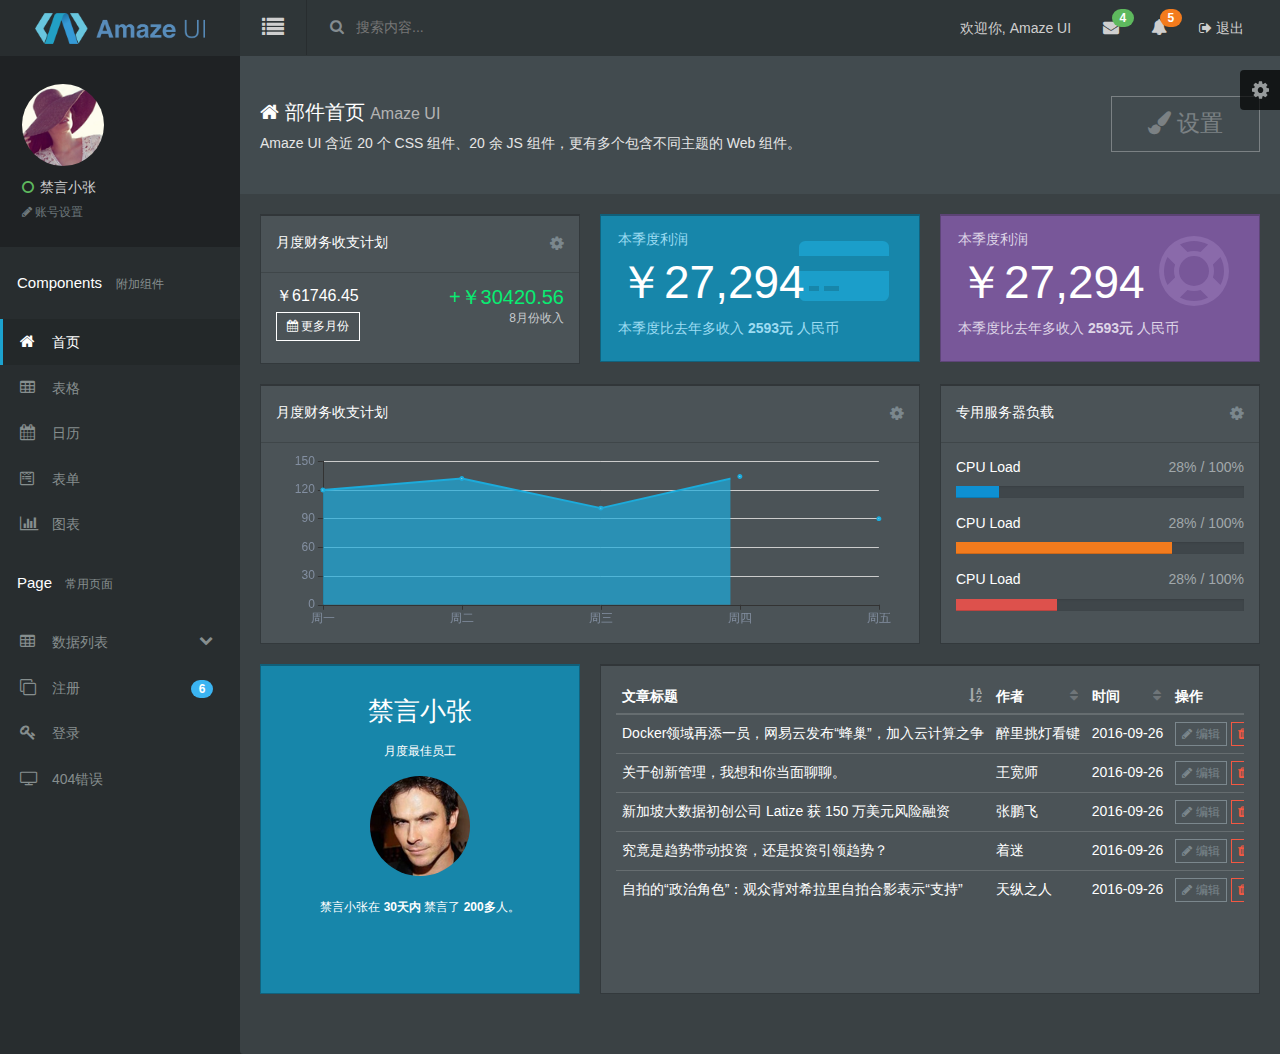
<file: template/index.html>
<!DOCTYPE html>
<html lang="en">

<head>
    <meta charset="utf-8">
    <meta http-equiv="X-UA-Compatible" content="IE=edge">
    <title>Amaze UI Admin index Examples</title>
    <meta name="description" content="这是一个 index 页面">
    <meta name="keywords" content="index">
    <meta name="viewport" content="width=device-width, initial-scale=1">
    <meta name="renderer" content="webkit">
    <meta http-equiv="Cache-Control" content="no-siteapp" />
    <link rel="icon" type="image/png" href="assets/i/favicon.png">
    <link rel="apple-touch-icon-precomposed" href="assets/i/app-icon72x72@2x.png">
    <meta name="apple-mobile-web-app-title" content="Amaze UI" />
    <script src="assets/js/echarts.min.js"></script>
    <link rel="stylesheet" href="assets/css/amazeui.min.css" />
    <link rel="stylesheet" href="assets/css/amazeui.datatables.min.css" />
    <link rel="stylesheet" href="assets/css/app.css">
    <script src="assets/js/jquery.min.js"></script>

</head>

<body data-type="index">
    <script src="assets/js/theme.js"></script>
    <div class="am-g tpl-g">
        <!-- 头部 -->
        <header>
            <!-- logo -->
            <div class="am-fl tpl-header-logo">
                <a href="javascript:;"><img src="assets/img/logo.png" alt=""></a>
            </div>
            <!-- 右侧内容 -->
            <div class="tpl-header-fluid">
                <!-- 侧边切换 -->
                <div class="am-fl tpl-header-switch-button am-icon-list">
                    <span>

                </span>
                </div>
                <!-- 搜索 -->
                <div class="am-fl tpl-header-search">
                    <form class="tpl-header-search-form" action="javascript:;">
                        <button class="tpl-header-search-btn am-icon-search"></button>
                        <input class="tpl-header-search-box" type="text" placeholder="搜索内容...">
                    </form>
                </div>
                <!-- 其它功能-->
                <div class="am-fr tpl-header-navbar">
                    <ul>
                        <!-- 欢迎语 -->
                        <li class="am-text-sm tpl-header-navbar-welcome">
                            <a href="javascript:;">欢迎你, <span>Amaze UI</span> </a>
                        </li>

                        <!-- 新邮件 -->
                        <li class="am-dropdown tpl-dropdown" data-am-dropdown>
                            <a href="javascript:;" class="am-dropdown-toggle tpl-dropdown-toggle" data-am-dropdown-toggle>
                                <i class="am-icon-envelope"></i>
                                <span class="am-badge am-badge-success am-round item-feed-badge">4</span>
                            </a>
                            <!-- 弹出列表 -->
                            <ul class="am-dropdown-content tpl-dropdown-content">
                                <li class="tpl-dropdown-menu-messages">
                                    <a href="javascript:;" class="tpl-dropdown-menu-messages-item am-cf">
                                        <div class="menu-messages-ico">
                                            <img src="assets/img/user04.png" alt="">
                                        </div>
                                        <div class="menu-messages-time">
                                            3小时前
                                        </div>
                                        <div class="menu-messages-content">
                                            <div class="menu-messages-content-title">
                                                <i class="am-icon-circle-o am-text-success"></i>
                                                <span>夕风色</span>
                                            </div>
                                            <div class="am-text-truncate"> Amaze UI 的诞生，依托于 GitHub 及其他技术社区上一些优秀的资源；Amaze UI 的成长，则离不开用户的支持。 </div>
                                            <div class="menu-messages-content-time">2016-09-21 下午 16:40</div>
                                        </div>
                                    </a>
                                </li>

                                <li class="tpl-dropdown-menu-messages">
                                    <a href="javascript:;" class="tpl-dropdown-menu-messages-item am-cf">
                                        <div class="menu-messages-ico">
                                            <img src="assets/img/user02.png" alt="">
                                        </div>
                                        <div class="menu-messages-time">
                                            5天前
                                        </div>
                                        <div class="menu-messages-content">
                                            <div class="menu-messages-content-title">
                                                <i class="am-icon-circle-o am-text-warning"></i>
                                                <span>禁言小张</span>
                                            </div>
                                            <div class="am-text-truncate"> 为了能最准确的传达所描述的问题， 建议你在反馈时附上演示，方便我们理解。 </div>
                                            <div class="menu-messages-content-time">2016-09-16 上午 09:23</div>
                                        </div>
                                    </a>
                                </li>
                                <li class="tpl-dropdown-menu-messages">
                                    <a href="javascript:;" class="tpl-dropdown-menu-messages-item am-cf">
                                        <i class="am-icon-circle-o"></i> 进入列表…
                                    </a>
                                </li>
                            </ul>
                        </li>

                        <!-- 新提示 -->
                        <li class="am-dropdown" data-am-dropdown>
                            <a href="javascript:;" class="am-dropdown-toggle" data-am-dropdown-toggle>
                                <i class="am-icon-bell"></i>
                                <span class="am-badge am-badge-warning am-round item-feed-badge">5</span>
                            </a>

                            <!-- 弹出列表 -->
                            <ul class="am-dropdown-content tpl-dropdown-content">
                                <li class="tpl-dropdown-menu-notifications">
                                    <a href="javascript:;" class="tpl-dropdown-menu-notifications-item am-cf">
                                        <div class="tpl-dropdown-menu-notifications-title">
                                            <i class="am-icon-line-chart"></i>
                                            <span> 有6笔新的销售订单</span>
                                        </div>
                                        <div class="tpl-dropdown-menu-notifications-time">
                                            12分钟前
                                        </div>
                                    </a>
                                </li>
                                <li class="tpl-dropdown-menu-notifications">
                                    <a href="javascript:;" class="tpl-dropdown-menu-notifications-item am-cf">
                                        <div class="tpl-dropdown-menu-notifications-title">
                                            <i class="am-icon-star"></i>
                                            <span> 有3个来自人事部的消息</span>
                                        </div>
                                        <div class="tpl-dropdown-menu-notifications-time">
                                            30分钟前
                                        </div>
                                    </a>
                                </li>
                                <li class="tpl-dropdown-menu-notifications">
                                    <a href="javascript:;" class="tpl-dropdown-menu-notifications-item am-cf">
                                        <div class="tpl-dropdown-menu-notifications-title">
                                            <i class="am-icon-folder-o"></i>
                                            <span> 上午开会记录存档</span>
                                        </div>
                                        <div class="tpl-dropdown-menu-notifications-time">
                                            1天前
                                        </div>
                                    </a>
                                </li>


                                <li class="tpl-dropdown-menu-notifications">
                                    <a href="javascript:;" class="tpl-dropdown-menu-notifications-item am-cf">
                                        <i class="am-icon-bell"></i> 进入列表…
                                    </a>
                                </li>
                            </ul>
                        </li>

                        <!-- 退出 -->
                        <li class="am-text-sm">
                            <a href="javascript:;">
                                <span class="am-icon-sign-out"></span> 退出
                            </a>
                        </li>
                    </ul>
                </div>
            </div>

        </header>
        <!-- 风格切换 -->
        <div class="tpl-skiner">
            <div class="tpl-skiner-toggle am-icon-cog">
            </div>
            <div class="tpl-skiner-content">
                <div class="tpl-skiner-content-title">
                    选择主题
                </div>
                <div class="tpl-skiner-content-bar">
                    <span class="skiner-color skiner-white" data-color="theme-white"></span>
                    <span class="skiner-color skiner-black" data-color="theme-black"></span>
                </div>
            </div>
        </div>
        <!-- 侧边导航栏 -->
        <div class="left-sidebar">
            <!-- 用户信息 -->
            <div class="tpl-sidebar-user-panel">
                <div class="tpl-user-panel-slide-toggleable">
                    <div class="tpl-user-panel-profile-picture">
                        <img src="assets/img/user04.png" alt="">
                    </div>
                    <span class="user-panel-logged-in-text">
              <i class="am-icon-circle-o am-text-success tpl-user-panel-status-icon"></i>
              禁言小张
          </span>
                    <a href="javascript:;" class="tpl-user-panel-action-link"> <span class="am-icon-pencil"></span> 账号设置</a>
                </div>
            </div>

            <!-- 菜单 -->
            <ul class="sidebar-nav">
                <li class="sidebar-nav-heading">Components <span class="sidebar-nav-heading-info"> 附加组件</span></li>
                <li class="sidebar-nav-link">
                    <a href="index.html" class="active">
                        <i class="am-icon-home sidebar-nav-link-logo"></i> 首页
                    </a>
                </li>
                <li class="sidebar-nav-link">
                    <a href="tables.html">
                        <i class="am-icon-table sidebar-nav-link-logo"></i> 表格
                    </a>
                </li>
                <li class="sidebar-nav-link">
                    <a href="calendar.html">
                        <i class="am-icon-calendar sidebar-nav-link-logo"></i> 日历
                    </a>
                </li>
                <li class="sidebar-nav-link">
                    <a href="form.html">
                        <i class="am-icon-wpforms sidebar-nav-link-logo"></i> 表单

                    </a>
                </li>
                <li class="sidebar-nav-link">
                    <a href="chart.html">
                        <i class="am-icon-bar-chart sidebar-nav-link-logo"></i> 图表

                    </a>
                </li>

                <li class="sidebar-nav-heading">Page<span class="sidebar-nav-heading-info"> 常用页面</span></li>
                <li class="sidebar-nav-link">
                    <a href="javascript:;" class="sidebar-nav-sub-title">
                        <i class="am-icon-table sidebar-nav-link-logo"></i> 数据列表
                        <span class="am-icon-chevron-down am-fr am-margin-right-sm sidebar-nav-sub-ico"></span>
                    </a>
                    <ul class="sidebar-nav sidebar-nav-sub">
                        <li class="sidebar-nav-link">
                            <a href="table-list.html">
                                <span class="am-icon-angle-right sidebar-nav-link-logo"></span> 文字列表
                            </a>
                        </li>

                        <li class="sidebar-nav-link">
                            <a href="table-list-img.html">
                                <span class="am-icon-angle-right sidebar-nav-link-logo"></span> 图文列表
                            </a>
                        </li>
                    </ul>
                </li>
                <li class="sidebar-nav-link">
                    <a href="sign-up.html">
                        <i class="am-icon-clone sidebar-nav-link-logo"></i> 注册
                        <span class="am-badge am-badge-secondary sidebar-nav-link-logo-ico am-round am-fr am-margin-right-sm">6</span>
                    </a>
                </li>
                <li class="sidebar-nav-link">
                    <a href="login.html">
                        <i class="am-icon-key sidebar-nav-link-logo"></i> 登录
                    </a>
                </li>
                <li class="sidebar-nav-link">
                    <a href="404.html">
                        <i class="am-icon-tv sidebar-nav-link-logo"></i> 404错误
                    </a>
                </li>

            </ul>
        </div>


        <!-- 内容区域 -->
        <div class="tpl-content-wrapper">

            <div class="container-fluid am-cf">
                <div class="row">
                    <div class="am-u-sm-12 am-u-md-12 am-u-lg-9">
                        <div class="page-header-heading"><span class="am-icon-home page-header-heading-icon"></span> 部件首页 <small>Amaze UI</small></div>
                        <p class="page-header-description">Amaze UI 含近 20 个 CSS 组件、20 余 JS 组件，更有多个包含不同主题的 Web 组件。</p>
                    </div>
                    <div class="am-u-lg-3 tpl-index-settings-button">
                        <button type="button" class="page-header-button"><span class="am-icon-paint-brush"></span> 设置</button>
                    </div>
                </div>

            </div>

            <div class="row-content am-cf">
                <div class="row  am-cf">
                    <div class="am-u-sm-12 am-u-md-12 am-u-lg-4">
                        <div class="widget am-cf">
                            <div class="widget-head am-cf">
                                <div class="widget-title am-fl">月度财务收支计划</div>
                                <div class="widget-function am-fr">
                                    <a href="javascript:;" class="am-icon-cog"></a>
                                </div>
                            </div>
                            <div class="widget-body am-fr">
                                <div class="am-fl">
                                    <div class="widget-fluctuation-period-text">
                                        ￥61746.45
                                        <button class="widget-fluctuation-tpl-btn">
                        <i class="am-icon-calendar"></i>
                        更多月份
                      </button>
                                    </div>
                                </div>
                                <div class="am-fr am-cf">
                                    <div class="widget-fluctuation-description-amount text-success" am-cf>
                                        +￥30420.56

                                    </div>
                                    <div class="widget-fluctuation-description-text am-text-right">
                                        8月份收入
                                    </div>
                                </div>
                            </div>
                        </div>

                    </div>
                    <div class="am-u-sm-12 am-u-md-6 am-u-lg-4">
                        <div class="widget widget-primary am-cf">
                            <div class="widget-statistic-header">
                                本季度利润
                            </div>
                            <div class="widget-statistic-body">
                                <div class="widget-statistic-value">
                                    ￥27,294
                                </div>
                                <div class="widget-statistic-description">
                                    本季度比去年多收入 <strong>2593元</strong> 人民币
                                </div>
                                <span class="widget-statistic-icon am-icon-credit-card-alt"></span>
                            </div>
                        </div>
                    </div>
                    <div class="am-u-sm-12 am-u-md-6 am-u-lg-4">
                        <div class="widget widget-purple am-cf">
                            <div class="widget-statistic-header">
                                本季度利润
                            </div>
                            <div class="widget-statistic-body">
                                <div class="widget-statistic-value">
                                    ￥27,294
                                </div>
                                <div class="widget-statistic-description">
                                    本季度比去年多收入 <strong>2593元</strong> 人民币
                                </div>
                                <span class="widget-statistic-icon am-icon-support"></span>
                            </div>
                        </div>
                    </div>
                </div>

                <div class="row am-cf">
                    <div class="am-u-sm-12 am-u-md-8">
                        <div class="widget am-cf">
                            <div class="widget-head am-cf">
                                <div class="widget-title am-fl">月度财务收支计划</div>
                                <div class="widget-function am-fr">
                                    <a href="javascript:;" class="am-icon-cog"></a>
                                </div>
                            </div>
                            <div class="widget-body-md widget-body tpl-amendment-echarts am-fr" id="tpl-echarts">

                            </div>
                        </div>
                    </div>

                    <div class="am-u-sm-12 am-u-md-4">
                        <div class="widget am-cf">
                            <div class="widget-head am-cf">
                                <div class="widget-title am-fl">专用服务器负载</div>
                                <div class="widget-function am-fr">
                                    <a href="javascript:;" class="am-icon-cog"></a>
                                </div>
                            </div>
                            <div class="widget-body widget-body-md am-fr">

                                <div class="am-progress-title">CPU Load <span class="am-fr am-progress-title-more">28% / 100%</span></div>
                                <div class="am-progress">
                                    <div class="am-progress-bar" style="width: 15%"></div>
                                </div>
                                <div class="am-progress-title">CPU Load <span class="am-fr am-progress-title-more">28% / 100%</span></div>
                                <div class="am-progress">
                                    <div class="am-progress-bar  am-progress-bar-warning" style="width: 75%"></div>
                                </div>
                                <div class="am-progress-title">CPU Load <span class="am-fr am-progress-title-more">28% / 100%</span></div>
                                <div class="am-progress">
                                    <div class="am-progress-bar am-progress-bar-danger" style="width: 35%"></div>
                                </div>
                            </div>
                        </div>
                    </div>
                </div>


                <div class="row am-cf">
                    <div class="am-u-sm-12 am-u-md-12 am-u-lg-4 widget-margin-bottom-lg ">
                        <div class="tpl-user-card am-text-center widget-body-lg">
                            <div class="tpl-user-card-title">
                                禁言小张
                            </div>
                            <div class="achievement-subheading">
                                月度最佳员工
                            </div>
                            <img class="achievement-image" src="assets/img/user07.png" alt="">
                            <div class="achievement-description">
                                禁言小张在
                                <strong>30天内</strong> 禁言了
                                <strong>200多</strong>人。
                            </div>
                        </div>
                    </div>

                    <div class="am-u-sm-12 am-u-md-12 am-u-lg-8 widget-margin-bottom-lg">

                        <div class="widget am-cf widget-body-lg">

                            <div class="widget-body  am-fr">
                                <div class="am-scrollable-horizontal ">
                                    <table width="100%" class="am-table am-table-compact am-text-nowrap tpl-table-black " id="example-r">
                                        <thead>
                                            <tr>
                                                <th>文章标题</th>
                                                <th>作者</th>
                                                <th>时间</th>
                                                <th>操作</th>
                                            </tr>
                                        </thead>
                                        <tbody>
                                            <tr class="gradeX">
                                                <td>新加坡大数据初创公司 Latize 获 150 万美元风险融资</td>
                                                <td>张鹏飞</td>
                                                <td>2016-09-26</td>
                                                <td>
                                                    <div class="tpl-table-black-operation">
                                                        <a href="javascript:;">
                                                            <i class="am-icon-pencil"></i> 编辑
                                                        </a>
                                                        <a href="javascript:;" class="tpl-table-black-operation-del">
                                                            <i class="am-icon-trash"></i> 删除
                                                        </a>
                                                    </div>
                                                </td>
                                            </tr>
                                            <tr class="even gradeC">
                                                <td>自拍的“政治角色”：观众背对希拉里自拍合影表示“支持”</td>
                                                <td>天纵之人</td>
                                                <td>2016-09-26</td>
                                                <td>
                                                    <div class="tpl-table-black-operation">
                                                        <a href="javascript:;">
                                                            <i class="am-icon-pencil"></i> 编辑
                                                        </a>
                                                        <a href="javascript:;" class="tpl-table-black-operation-del">
                                                            <i class="am-icon-trash"></i> 删除
                                                        </a>
                                                    </div>
                                                </td>
                                            </tr>
                                            <tr class="gradeX">
                                                <td>关于创新管理，我想和你当面聊聊。</td>
                                                <td>王宽师</td>
                                                <td>2016-09-26</td>
                                                <td>
                                                    <div class="tpl-table-black-operation">
                                                        <a href="javascript:;">
                                                            <i class="am-icon-pencil"></i> 编辑
                                                        </a>
                                                        <a href="javascript:;" class="tpl-table-black-operation-del">
                                                            <i class="am-icon-trash"></i> 删除
                                                        </a>
                                                    </div>
                                                </td>
                                            </tr>
                                            <tr class="even gradeC">
                                                <td>究竟是趋势带动投资，还是投资引领趋势？</td>
                                                <td>着迷</td>
                                                <td>2016-09-26</td>
                                                <td>
                                                    <div class="tpl-table-black-operation">
                                                        <a href="javascript:;">
                                                            <i class="am-icon-pencil"></i> 编辑
                                                        </a>
                                                        <a href="javascript:;" class="tpl-table-black-operation-del">
                                                            <i class="am-icon-trash"></i> 删除
                                                        </a>
                                                    </div>
                                                </td>
                                            </tr>
                                            <tr class="even gradeC">
                                                <td>Docker领域再添一员，网易云发布“蜂巢”，加入云计算之争</td>
                                                <td>醉里挑灯看键</td>
                                                <td>2016-09-26</td>
                                                <td>
                                                    <div class="tpl-table-black-operation">
                                                        <a href="javascript:;">
                                                            <i class="am-icon-pencil"></i> 编辑
                                                        </a>
                                                        <a href="javascript:;" class="tpl-table-black-operation-del">
                                                            <i class="am-icon-trash"></i> 删除
                                                        </a>
                                                    </div>
                                                </td>
                                            </tr>


                                            <!-- more data -->
                                        </tbody>
                                    </table>
                                </div>
                            </div>
                        </div>

                    </div>
                </div>
            </div>
        </div>
    </div>
    </div>
    <script src="assets/js/amazeui.min.js"></script>
    <script src="assets/js/amazeui.datatables.min.js"></script>
    <script src="assets/js/dataTables.responsive.min.js"></script>
    <script src="assets/js/app.js"></script>

</body>

</html>
</file>
<file: template/assets/css/app.css>
ul,
li {
  list-style: none;
  padding: 0;
  margin: 0;
}
header {
  z-index: 1200;
  position: relative;
}
.tpl-header-logo {
  width: 240px;
  height: 57px;
  display: table;
  text-align: center;
  position: relative;
  z-index: 1300;
}
.tpl-header-logo a {
  display: table-cell;
  vertical-align: middle;
}
.tpl-header-logo img {
  width: 170px;
}
.tpl-header-fluid {
  margin-left: 240px;
  height: 56px;
  padding-left: 20px;
  padding-right: 20px;
}
.tpl-header-switch-button {
  margin-top: 0px;
  margin-bottom: 0px;
  float: left;
  color: #cfcfcf;
  margin-left: -20px;
  margin-right: 0;
  border: 0;
  border-radius: 0;
  padding: 0px 22px;
  font-size: 22px;
  line-height: 55px;
}
.tpl-header-switch-button:hover {
  outline: none;
}
.tpl-header-search-form {
  height: 54px;
  line-height: 52px;
  margin-left: 10px;
}
.tpl-header-search-box,
.tpl-header-search-btn {
  transition: all 0.4s ease-in-out;
  color: #848c90;
  background: none;
  border: none;
  outline: none;
}
.tpl-header-search-box {
  font-size: 14px;
}
.tpl-header-search-box:hover,
.tpl-header-search-box:active {
  color: #fff;
}
.tpl-header-search-btn {
  font-size: 15px;
}
.tpl-header-search-btn:hover,
.tpl-header-search-btn:active {
  color: #fff;
}
.tpl-header-navbar {
  color: #fff;
}
.tpl-header-navbar li {
  float: left;
}
.tpl-header-navbar a {
  line-height: 56px;
  display: block;
  padding: 0 16px;
  position: relative;
}
.tpl-header-navbar a .item-feed-badge {
  position: absolute;
  top: 9px;
  left: 25px;
}
ul.tpl-dropdown-content {
  padding: 10px;
  margin-top: 0;
  width: 300px;
  background-color: #2f3638;
  border: 1px solid #525e62;
  border-radius: 0;
}
ul.tpl-dropdown-content li {
  float: none;
}
ul.tpl-dropdown-content:before,
ul.tpl-dropdown-content:after {
  display: none;
}
ul.tpl-dropdown-content .tpl-dropdown-menu-notifications-title {
  font-size: 12px;
  float: left;
  color: rgba(255, 255, 255, 0.7);
}
ul.tpl-dropdown-content .tpl-dropdown-menu-notifications-time {
  float: right;
  text-align: right;
  color: rgba(255, 255, 255, 0.7);
  font-size: 11px;
  width: 50px;
  margin-left: 10px;
}
ul.tpl-dropdown-content .tpl-dropdown-menu-notifications:last-child .tpl-dropdown-menu-notifications-item {
  text-align: center;
  border: none;
  font-size: 12px;
}
ul.tpl-dropdown-content .tpl-dropdown-menu-notifications:last-child .tpl-dropdown-menu-notifications-item i {
  margin-left: -6px;
}
ul.tpl-dropdown-content .tpl-dropdown-menu-messages:last-child .tpl-dropdown-menu-messages-item {
  text-align: center;
  border: none;
  font-size: 12px;
}
ul.tpl-dropdown-content .tpl-dropdown-menu-messages:last-child .tpl-dropdown-menu-messages-item i {
  margin-left: -6px;
}
ul.tpl-dropdown-content .tpl-dropdown-menu-notifications-item,
ul.tpl-dropdown-content .tpl-dropdown-menu-messages-item {
  padding: 12px;
  color: #fff;
  line-height: 20px;
  border-bottom: 1px solid rgba(255, 255, 255, 0.15);
}
ul.tpl-dropdown-content .tpl-dropdown-menu-notifications-item:hover,
ul.tpl-dropdown-content .tpl-dropdown-menu-messages-item:hover,
ul.tpl-dropdown-content .tpl-dropdown-menu-notifications-item:focus,
ul.tpl-dropdown-content .tpl-dropdown-menu-messages-item:focus {
  background-color: #465154;
  color: #fff;
}
ul.tpl-dropdown-content .tpl-dropdown-menu-notifications-item .menu-messages-ico,
ul.tpl-dropdown-content .tpl-dropdown-menu-messages-item .menu-messages-ico {
  line-height: initial;
  float: left;
  width: 35px;
  height: 35px;
  border-radius: 50%;
  margin-right: 10px;
  margin-top: 6px;
  overflow: hidden;
}
ul.tpl-dropdown-content .tpl-dropdown-menu-notifications-item .menu-messages-ico img,
ul.tpl-dropdown-content .tpl-dropdown-menu-messages-item .menu-messages-ico img {
  width: 100%;
  height: auto;
  vertical-align: middle;
}
ul.tpl-dropdown-content .tpl-dropdown-menu-notifications-item .menu-messages-time,
ul.tpl-dropdown-content .tpl-dropdown-menu-messages-item .menu-messages-time {
  float: right;
  text-align: right;
  color: rgba(255, 255, 255, 0.7);
  font-size: 11px;
  width: 40px;
  margin-left: 10px;
}
ul.tpl-dropdown-content .tpl-dropdown-menu-notifications-item .menu-messages-content,
ul.tpl-dropdown-content .tpl-dropdown-menu-messages-item .menu-messages-content {
  display: block;
  font-size: 13px;
  margin-left: 45px;
  margin-right: 50px;
}
ul.tpl-dropdown-content .tpl-dropdown-menu-notifications-item .menu-messages-content .menu-messages-content-time,
ul.tpl-dropdown-content .tpl-dropdown-menu-messages-item .menu-messages-content .menu-messages-content-time {
  margin-top: 3px;
  color: rgba(255, 255, 255, 0.7);
  font-size: 11px;
}
.am-dimmer {
  z-index: 1200;
}
.am-modal {
  z-index: 1300;
}
.am-datepicker-dropdown {
  z-index: 1400;
}
.tpl-skiner {
  transition: all 0.4s ease-in-out;
  position: fixed;
  z-index: 10000;
  right: -130px;
  top: 65px;
}
.tpl-skiner.active {
  right: 0px;
}
.tpl-skiner-content {
  background: rgba(0, 0, 0, 0.7);
  width: 130px;
  padding: 15px;
  border-radius: 4px 0 0 4px;
  overflow: hidden;
}
.fc-content .am-icon-close {
  position: absolute;
  right: 0;
  top: 0px;
}
.tpl-skiner-toggle {
  position: absolute;
  top: 5px;
  left: -40px;
  width: 40px;
  color: #969a9b;
  font-size: 20px;
  height: 40px;
  line-height: 40px;
  text-align: center;
  background: rgba(0, 0, 0, 0.7);
  cursor: pointer;
  border-top-left-radius: 4px;
  border-bottom-left-radius: 4px;
}
.tpl-skiner-content-title {
  margin: 0;
  margin-bottom: 4px;
  padding-bottom: 4px;
  font-size: 16px;
  text-transform: uppercase;
  color: #fff;
  border-bottom: 1px solid rgba(255, 255, 255, 0.3);
}
.tpl-skiner-content-bar {
  padding-top: 10px;
}
.tpl-skiner-content-bar .skiner-color {
  transition: all 0.4s ease-in-out;
  float: left;
  width: 25px;
  height: 25px;
  margin-right: 10px;
  cursor: pointer;
}
.tpl-skiner-content-bar .skiner-white {
  background: #fff;
  border: 2px solid #eee;
}
.tpl-skiner-content-bar .skiner-black {
  background: #000;
  border: 2px solid #222;
}
.sub-active {
  color: #fff!important;
}
.left-sidebar {
  transition: all 0.4s ease-in-out;
  width: 240px;
  min-height: 100%;
  padding-top: 57px;
  position: absolute;
  z-index: 1104;
  top: 0;
  left: 0px;
}
.left-sidebar.xs-active {
  left: 0px;
}
.left-sidebar.active {
  left: -240px;
}
.tpl-sidebar-user-panel {
  padding: 22px;
  padding-top: 28px;
}
.tpl-user-panel-profile-picture {
  border-radius: 50%;
  width: 82px;
  height: 82px;
  margin-bottom: 10px;
  overflow: hidden;
}
.tpl-user-panel-profile-picture img {
  width: auto;
  height: 82px;
  vertical-align: middle;
}
.tpl-user-panel-status-icon {
  margin-right: 2px;
}
.user-panel-logged-in-text {
  display: block;
  color: #cfcfcf;
  font-size: 14px;
}
.tpl-user-panel-action-link {
  color: #6d787c;
  font-size: 12px;
}
.tpl-user-panel-action-link:hover {
  color: #a2aaad;
}
.sidebar-nav {
  list-style-type: none;
  padding: 0;
  margin: 0;
}
.sidebar-nav-sub {
  display: none;
}
.sidebar-nav-sub .sidebar-nav-link {
  font-size: 12px;
  padding-left: 30px;
}
.sidebar-nav-sub .sidebar-nav-link a {
  font-size: 12px;
  padding-left: 0;
}
.sidebar-nav-sub .sidebar-nav-link-logo {
  margin-right: 8px;
  width: 20px;
  font-size: 16px;
}
.sidebar-nav-sub-ico-rotate {
  -webkit-transform: rotate(180deg);
  transform: rotate(180deg);
  -webkit-transition: all 300ms;
  transition: all 300ms;
}
.sidebar-nav-link-logo-ico {
  margin-top: 5px;
}
.sidebar-nav-heading {
  padding: 24px 17px;
  font-size: 15px;
  font-weight: 500;
}
.sidebar-nav-heading-info {
  font-size: 12px;
  color: #868E8E;
  padding-left: 10px;
}
.sidebar-nav-link-logo {
  margin-right: 8px;
  width: 20px;
  font-size: 16px;
}
.sidebar-nav-link {
  color: #fff;
}
.sidebar-nav-link a {
  display: block;
  color: #868E8E;
  padding: 10px 17px;
  border-left: #282d2f 3px solid;
  font-size: 14px;
  cursor: pointer;
}
.sidebar-nav-link a.active {
  cursor: pointer;
  border-left: #1CA2CE 3px solid;
  color: #fff;
}
.sidebar-nav-link a:hover {
  color: #fff;
}
.tpl-content-wrapper {
  transition: all 0.4s ease-in-out;
  position: relative;
  margin-left: 240px;
  z-index: 1101;
  min-height: 922px;
  border-bottom-left-radius: 3px;
}
.tpl-content-wrapper.xs-active {
  margin-left: 240px;
}
.tpl-content-wrapper.active {
  margin-left: 0;
}
.page-header {
  background: #424b4f;
  margin-top: 0;
  margin-bottom: 0;
  padding: 40px 0;
  border-bottom: 0;
}
.container-fluid {
  margin-top: 0;
  margin-bottom: 0;
  padding: 40px 0;
  border-bottom: 0;
  padding-left: 20px;
  padding-right: 20px;
}
.row {
  margin-right: -10px;
  margin-left: -10px;
}
.page-header-description {
  margin-top: 4px;
  margin-bottom: 0;
  font-size: 14px;
  color: #e6e6e6;
}
.page-header-heading {
  font-size: 20px;
  font-weight: 400;
}
.page-header-heading .page-header-heading-ico {
  font-size: 28px;
  position: relative;
  top: 3px;
}
.page-header-heading small {
  font-weight: normal;
  line-height: 1;
  color: #B3B3B3;
}
.page-header-button {
  transition: all 0.4s ease-in-out;
  opacity: 0.3;
  float: right;
  outline: none;
  border: 1px solid #fff;
  padding: 16px 36px;
  font-size: 23px;
  line-height: 23px;
  border-radius: 0;
  padding-top: 14px;
  color: #fff;
  background-color: rgba(0, 0, 0, 0);
  font-weight: 500;
}
.page-header-button:hover {
  background-color: #ffffff;
  color: #333;
  opacity: 1;
}
.widget {
  width: 100%;
  min-height: 148px;
  margin-bottom: 20px;
  border-radius: 0;
  position: relative;
}
.widget-head {
  width: 100%;
  padding: 15px;
}
.widget-title {
  font-size: 14px;
}
.widget-fluctuation-period-text {
  display: inline-block;
  font-size: 16px;
  line-height: 20px;
  margin-bottom: 9px;
}
.widget-body {
  padding: 13px 15px;
  width: 100%;
}
.row-content {
  padding: 20px;
}
.widget-fluctuation-description-text {
  margin-top: 4px;
  display: block;
  font-size: 12px;
  line-height: 13px;
}
.widget-fluctuation-description-amount {
  display: block;
  font-size: 20px;
  line-height: 22px;
}
.widget-statistic-header {
  position: relative;
  z-index: 35;
  display: block;
  font-size: 14px;
  text-transform: uppercase;
  margin-bottom: 8px;
}
.widget-body-md {
  height: 200px;
}
.widget-body-lg {
  min-height: 330px;
}
.widget-margin-bottom-lg {
  margin-bottom: 20px;
}
.tpl-table-black-operation a {
  display: inline-block;
  padding: 5px 6px;
  font-size: 12px;
  line-height: 12px;
}
.tpl-switch input[type="checkbox"] {
  position: absolute;
  opacity: 0;
  width: 50px;
  height: 20px;
}
.tpl-switch input[type="checkbox"].ios-switch + div {
  vertical-align: middle;
  width: 40px;
  height: 20px;
  border-radius: 999px;
  background-color: rgba(0, 0, 0, 0.1);
  -webkit-transition-duration: .4s;
  -webkit-transition-property: background-color, box-shadow;
  margin-top: 6px;
}
.tpl-switch input[type="checkbox"].ios-switch:checked + div {
  width: 40px;
  background-position: 0 0;
  background-color: #36c6d3;
}
.tpl-switch input[type="checkbox"].tinyswitch.ios-switch + div {
  width: 34px;
  height: 18px;
}
.tpl-switch input[type="checkbox"].bigswitch.ios-switch + div {
  width: 50px;
  height: 25px;
}
.tpl-switch input[type="checkbox"].green.ios-switch:checked + div {
  background-color: #00e359;
  border: 1px solid #00a23f;
  box-shadow: inset 0 0 0 10px #00e359;
}
.tpl-switch input[type="checkbox"].ios-switch + div > div {
  float: left;
  width: 18px;
  height: 18px;
  border-radius: inherit;
  background: #ffffff;
  -webkit-transition-timing-function: cubic-bezier(0.54, 1.85, 0.5, 1);
  -webkit-transition-duration: 0.4s;
  -webkit-transition-property: transform, background-color, box-shadow;
  -moz-transition-timing-function: cubic-bezier(0.54, 1.85, 0.5, 1);
  -moz-transition-duration: 0.4s;
  -moz-transition-property: transform, background-color;
  pointer-events: none;
  margin-top: 1px;
  margin-left: 1px;
}
.tpl-switch input[type="checkbox"].ios-switch:checked + div > div {
  -webkit-transform: translate3d(20px, 0, 0);
  -moz-transform: translate3d(20px, 0, 0);
  background-color: #ffffff;
}
.tpl-switch input[type="checkbox"].tinyswitch.ios-switch + div > div {
  width: 16px;
  height: 16px;
  margin-top: 1px;
}
.tpl-switch input[type="checkbox"].tinyswitch.ios-switch:checked + div > div {
  -webkit-transform: translate3d(16px, 0, 0);
  -moz-transform: translate3d(16px, 0, 0);
  box-shadow: 0px 2px 5px rgba(0, 0, 0, 0.3), 0px 0px 0 1px #0850ac;
}
.tpl-switch input[type="checkbox"].bigswitch.ios-switch + div > div {
  width: 23px;
  height: 23px;
  margin-top: 1px;
}
.tpl-switch input[type="checkbox"].bigswitch.ios-switch:checked + div > div {
  -webkit-transform: translate3d(25px, 0, 0);
  -moz-transform: translate3d(16px, 0, 0);
}
.tpl-switch input[type="checkbox"].green.ios-switch:checked + div > div {
  box-shadow: 0px 2px 5px rgba(0, 0, 0, 0.3), 0 0 0 1px #00a23f;
}
.tpl-page-state {
  width: 100%;
}
.tpl-page-state-title {
  font-size: 40px;
  font-weight: bold;
}
.tpl-page-state-content {
  padding: 10px 0;
}
.tpl-login {
  width: 100%;
}
.tpl-login-logo {
  max-width: 159px;
  height: 205px;
  margin: 0 auto;
  margin-bottom: 20px;
}
.tpl-login-title {
  width: 100%;
  font-size: 24px;
}
.tpl-login-content {
  width: 300px;
  margin: 12% auto 0;
}
.tpl-login-remember-me {
  color: #B3B3B3;
  font-size: 14px;
}
.tpl-login-remember-me label {
  position: relative;
  top: -2px;
}
.tpl-login-content-info {
  color: #B3B3B3;
  font-size: 14px;
}
.cl-p {
  padding: 0!important;
}
.tpl-table-line-img {
  max-width: 100px;
  padding: 2px;
}
.tpl-table-list-select {
  text-align: right;
}
.fc-button-group,
.fc button {
  display: block;
}
.theme-white {
  background: #e9ecf3;
}
.theme-white .sidebar-nav-sub .sidebar-nav-link-logo {
  margin-left: 10px;
}
.theme-white .tpl-header-search-box:hover,
.theme-white .tpl-header-search-box:active .tpl-error-title {
  color: #848c90;
}
.theme-white .tpl-error-title-info {
  line-height: 30px;
  font-size: 21px;
  margin-top: 20px;
  text-align: center;
  color: #dce2ec;
}
.theme-white .tpl-error-btn {
  background: #03a9f3;
  border: 1px solid #03a9f3;
  border-radius: 30px;
  padding: 6px 20px 8px;
}
.theme-white .tpl-error-content {
  margin-top: 20px;
  margin-bottom: 20px;
  font-size: 16px;
  text-align: center;
  color: #96a2b4;
}
.theme-white .tpl-calendar-box {
  background: #fff;
  border-radius: 4px;
  padding: 20px;
}
.theme-white .tpl-calendar-box .fc-event {
  border-radius: 0;
  background: #03a9f3;
  border: 1px solid #14b0f6;
}
.theme-white .tpl-calendar-box .fc-axis {
  color: #868E8E;
}
.theme-white .tpl-calendar-box .fc-unthemed .fc-today {
  background: #eee;
}
.theme-white .tpl-calendar-box .fc-more {
  color: #868E8E;
}
.theme-white .tpl-calendar-box .fc th.fc-widget-header {
  background: #32c5d2!important;
  color: #ffffff;
  font-size: 14px;
  line-height: 20px;
  padding: 7px 0px;
  text-transform: uppercase;
  border: none!important;
}
.theme-white .tpl-calendar-box .fc th.fc-widget-header a {
  color: #fff;
}
.theme-white .tpl-calendar-box .fc-center h2 {
  color: #868E8E;
}
.theme-white .tpl-calendar-box .fc-state-default {
  background-image: none;
  background: #fff;
  font-size: 14px;
  color: #868E8E;
}
.theme-white .tpl-calendar-box .fc th,
.theme-white .tpl-calendar-box .fc td,
.theme-white .tpl-calendar-box .fc hr,
.theme-white .tpl-calendar-box .fc thead,
.theme-white .tpl-calendar-box .fc tbody,
.theme-white .tpl-calendar-box .fc-row {
  border-color: #eee!important;
}
.theme-white .tpl-calendar-box .fc-day-number {
  color: #868E8E;
  padding-right: 6px;
}
.theme-white .tpl-calendar-box .fc th {
  color: #868E8E;
  font-weight: normal;
  font-size: 14px;
  padding: 6px 0;
}
.theme-white .tpl-login-logo {
  background: url(../img/logoa.png) center no-repeat;
}
.theme-white .sub-active {
  color: #23abf0!important;
}
.theme-white .tpl-table-line-img {
  border: 1px solid #ddd;
}
.theme-white .tpl-pagination .am-disabled a,
.theme-white .tpl-pagination li a {
  color: #23abf0;
  border-radius: 3px;
  padding: 6px 12px;
}
.theme-white .tpl-pagination .am-active a {
  background: #23abf0;
  color: #fff;
  border: 1px solid #23abf0;
  padding: 6px 12px;
}
.theme-white .tpl-login-btn {
  background-color: #32c5d2;
  border: none;
  padding: 10px 16px;
  font-size: 14px;
  line-height: 14px;
  outline: none;
}
.theme-white .tpl-login-btn:hover,
.theme-white .tpl-login-btn:active {
  background: #22b2e1;
  color: #fff;
}
.theme-white .tpl-login-title {
  color: #697882;
}
.theme-white .tpl-login-title strong {
  color: #39bae4;
}
.theme-white .tpl-login-content {
  width: 500px;
  padding: 40px 40px 25px;
  background-color: #fff;
  border-radius: 4px;
}
.theme-white .tpl-form-line-form,
.theme-white .tpl-form-border-form {
  padding-top: 20px;
}
.theme-white .tpl-form-border-form input[type=number]:focus,
.theme-white .tpl-form-border-form input[type=search]:focus,
.theme-white .tpl-form-border-form input[type=text]:focus,
.theme-white .tpl-form-border-form input[type=password]:focus,
.theme-white .tpl-form-border-form input[type=datetime]:focus,
.theme-white .tpl-form-border-form input[type=datetime-local]:focus,
.theme-white .tpl-form-border-form input[type=date]:focus,
.theme-white .tpl-form-border-form input[type=month]:focus,
.theme-white .tpl-form-border-form input[type=time]:focus,
.theme-white .tpl-form-border-form input[type=week]:focus,
.theme-white .tpl-form-border-form input[type=email]:focus,
.theme-white .tpl-form-border-form input[type=url]:focus,
.theme-white .tpl-form-border-form input[type=tel]:focus,
.theme-white .tpl-form-border-form input[type=color]:focus,
.theme-white .tpl-form-border-form select:focus,
.theme-white .tpl-form-border-form textarea:focus,
.theme-white .am-form-field:focus {
  -webkit-box-shadow: none;
  box-shadow: none;
}
.theme-white .tpl-form-border-form input[type=number],
.theme-white .tpl-form-border-form input[type=search],
.theme-white .tpl-form-border-form input[type=text],
.theme-white .tpl-form-border-form input[type=password],
.theme-white .tpl-form-border-form input[type=datetime],
.theme-white .tpl-form-border-form input[type=datetime-local],
.theme-white .tpl-form-border-form input[type=date],
.theme-white .tpl-form-border-form input[type=month],
.theme-white .tpl-form-border-form input[type=time],
.theme-white .tpl-form-border-form input[type=week],
.theme-white .tpl-form-border-form input[type=email],
.theme-white .tpl-form-border-form input[type=url],
.theme-white .tpl-form-border-form input[type=tel],
.theme-white .tpl-form-border-form input[type=color],
.theme-white .tpl-form-border-form select,
.theme-white .tpl-form-border-form textarea,
.theme-white .am-form-field {
  display: block;
  width: 100%;
  padding: 6px 12px;
  line-height: 1.42857;
  color: #4d6b8a;
  background-color: #fff;
  background-image: none;
  border-radius: 4px;
  -webkit-box-shadow: inset 0 1px 1px rgba(0, 0, 0, 0.075);
  box-shadow: inset 0 1px 1px rgba(0, 0, 0, 0.075);
  -webkit-transition: border-color ease-in-out 0.15s, box-shadow ease-in-out 0.15s;
  -o-transition: border-color ease-in-out 0.15s, box-shadow ease-in-out 0.15s;
  transition: border-color ease-in-out 0.15s, box-shadow ease-in-out 0.15s;
  background: 0 0;
  border: 0;
  border: 1px solid #c2cad8;
  -webkit-border-radius: 0;
  -moz-border-radius: 0;
  -ms-border-radius: 0;
  text-indent: .5em;
  -o-border-radius: 0;
  border-radius: 0;
  color: #555;
  box-shadow: none;
  padding-left: 0;
  padding-right: 0;
  font-size: 14px;
}
.theme-white .tpl-form-border-form .am-checkbox,
.theme-white .tpl-form-border-form .am-checkbox-inline,
.theme-white .tpl-form-border-form .am-form-label,
.theme-white .tpl-form-border-form .am-radio,
.theme-white .tpl-form-border-form .am-radio-inline {
  margin-top: 0;
  margin-bottom: 0;
}
.theme-white .tpl-form-border-form .am-form-group:after {
  clear: both;
}
.theme-white .tpl-form-border-form .am-form-group:after,
.theme-white .tpl-form-border-form .am-form-group:before {
  content: " ";
  display: table;
}
.theme-white .tpl-form-border-form .am-form-label {
  padding-top: 5px;
  font-size: 16px;
  color: #888;
  font-weight: inherit;
  text-align: right;
}
.theme-white .tpl-form-border-form .am-form-group {
  /*padding: 20px 0;*/
}
.theme-white .tpl-form-border-form .am-form-label .tpl-form-line-small-title {
  color: #999;
  font-size: 12px;
}
.theme-white .tpl-form-line-form input[type=number]:focus,
.theme-white .tpl-form-line-form input[type=search]:focus,
.theme-white .tpl-form-line-form input[type=text]:focus,
.theme-white .tpl-form-line-form input[type=password]:focus,
.theme-white .tpl-form-line-form input[type=datetime]:focus,
.theme-white .tpl-form-line-form input[type=datetime-local]:focus,
.theme-white .tpl-form-line-form input[type=date]:focus,
.theme-white .tpl-form-line-form input[type=month]:focus,
.theme-white .tpl-form-line-form input[type=time]:focus,
.theme-white .tpl-form-line-form input[type=week]:focus,
.theme-white .tpl-form-line-form input[type=email]:focus,
.theme-white .tpl-form-line-form input[type=url]:focus,
.theme-white .tpl-form-line-form input[type=tel]:focus,
.theme-white .tpl-form-line-form input[type=color]:focus,
.theme-white .tpl-form-line-form select:focus,
.theme-white .tpl-form-line-form textarea:focus,
.theme-white .am-form-field:focus {
  -webkit-box-shadow: none;
  box-shadow: none;
}
.theme-white .tpl-form-line-form input[type=number],
.theme-white .tpl-form-line-form input[type=search],
.theme-white .tpl-form-line-form input[type=text],
.theme-white .tpl-form-line-form input[type=password],
.theme-white .tpl-form-line-form input[type=datetime],
.theme-white .tpl-form-line-form input[type=datetime-local],
.theme-white .tpl-form-line-form input[type=date],
.theme-white .tpl-form-line-form input[type=month],
.theme-white .tpl-form-line-form input[type=time],
.theme-white .tpl-form-line-form input[type=week],
.theme-white .tpl-form-line-form input[type=email],
.theme-white .tpl-form-line-form input[type=url],
.theme-white .tpl-form-line-form input[type=tel],
.theme-white .tpl-form-line-form input[type=color],
.theme-white .tpl-form-line-form select,
.theme-white .tpl-form-line-form textarea,
.theme-white .am-form-field {
  display: block;
  width: 100%;
  padding: 6px 12px;
  line-height: 1.42857;
  color: #4d6b8a;
  background-color: #fff;
  background-image: none;
  border: 1px solid #c2cad8;
  border-radius: 4px;
  -webkit-box-shadow: inset 0 1px 1px rgba(0, 0, 0, 0.075);
  box-shadow: inset 0 1px 1px rgba(0, 0, 0, 0.075);
  -webkit-transition: border-color ease-in-out 0.15s, box-shadow ease-in-out 0.15s;
  -o-transition: border-color ease-in-out 0.15s, box-shadow ease-in-out 0.15s;
  transition: border-color ease-in-out 0.15s, box-shadow ease-in-out 0.15s;
  background: 0 0;
  border: 0;
  border-bottom: 1px solid #c2cad8;
  -webkit-border-radius: 0;
  -moz-border-radius: 0;
  -ms-border-radius: 0;
  -o-border-radius: 0;
  border-radius: 0;
  color: #555;
  box-shadow: none;
  padding-left: 0;
  padding-right: 0;
  font-size: 14px;
}
.theme-white .tpl-form-line-form .am-checkbox,
.theme-white .tpl-form-line-form .am-checkbox-inline,
.theme-white .tpl-form-line-form .am-form-label,
.theme-white .tpl-form-line-form .am-radio,
.theme-white .tpl-form-line-form .am-radio-inline {
  margin-top: 0;
  margin-bottom: 0;
}
.theme-white .tpl-form-line-form .am-form-group:after {
  clear: both;
}
.theme-white .tpl-form-line-form .am-form-group:after,
.theme-white .tpl-form-line-form .am-form-group:before {
  content: " ";
  display: table;
}
.theme-white .tpl-form-line-form .am-form-label {
  padding-top: 5px;
  font-size: 16px;
  color: #888;
  font-weight: inherit;
  text-align: right;
}
.theme-white .tpl-form-line-form .am-form-group {
  /*padding: 20px 0;*/
}
.theme-white .tpl-form-line-form .am-form-label .tpl-form-line-small-title {
  color: #999;
  font-size: 12px;
}
.theme-white .tpl-table-black-operation a {
  border: 1px solid #36c6d3;
  color: #36c6d3;
}
.theme-white .tpl-table-black-operation a:hover {
  background: #36c6d3;
  color: #fff;
}
.theme-white .tpl-table-black-operation a.tpl-table-black-operation-del {
  border: 1px solid #e7505a;
  color: #e7505a;
}
.theme-white .tpl-table-black-operation a.tpl-table-black-operation-del:hover {
  background: #e7505a;
  color: #fff;
}
.theme-white .tpl-amendment-echarts {
  left: -17px;
}
.theme-white .tpl-user-card {
  border: 1px solid #3598dc;
  border-top: 2px solid #3598dc;
  background: #3598dc;
  color: #ffffff;
  border-radius: 4px;
}
.theme-white .tpl-user-card-title {
  font-size: 26px;
  margin-top: 0;
  font-weight: 300;
  margin-top: 25px;
  margin-bottom: 10px;
}
.theme-white .achievement-subheading {
  font-size: 12px;
  margin-top: 0;
  margin-bottom: 15px;
}
.theme-white .achievement-image {
  border-radius: 50%;
  margin-bottom: 22px;
}
.theme-white .achievement-description {
  margin: 0;
  font-size: 12px;
}
.theme-white .tpl-table-black {
  color: #838FA1;
}
.theme-white .tpl-table-black thead > tr > th {
  font-size: 14px;
  padding: 6px;
}
.theme-white .tpl-table-black tbody > tr > td {
  font-size: 14px;
  padding: 7px 6px;
}
.theme-white .tpl-table-black tfoot > tr > th {
  font-size: 14px;
  padding: 6px 0;
}
.theme-white .am-progress {
  height: 12px;
}
.theme-white .am-progress-title {
  font-size: 14px;
  margin-bottom: 8px;
}
.theme-white .widget-fluctuation-tpl-btn {
  margin-top: 6px;
  display: block;
  color: #fff;
  font-size: 12px;
  padding: 8px 14px;
  outline: none;
  background-color: #e7505a;
  border: 1px solid #e7505a;
}
.theme-white .widget-fluctuation-tpl-btn:hover {
  background: transparent;
  color: #e7505a;
}
.theme-white .widget-fluctuation-description-text {
  color: #c5cacd;
}
.theme-white .widget-fluctuation-period-text {
  color: #838FA1;
}
.theme-white .text-success {
  color: #5eb95e;
}
.theme-white .widget-head {
  border-bottom: 1px solid #eef1f5;
}
.theme-white .widget-function a {
  color: #838FA1;
}
.theme-white .widget-function a:hover {
  color: #a7bdcd;
}
.theme-white .widget {
  padding: 10px 20px 13px;
  background-color: #fff;
  border-radius: 4px;
  color: #838FA1;
}
.theme-white .widget-title {
  font-size: 16px;
}
.theme-white .widget-primary {
  min-height: 174px;
  border: 1px solid #32c5d2;
  border-top: 2px solid #32c5d2;
  background: #32c5d2;
  color: #ffffff;
  padding: 12px 17px;
  padding-left: 22px;
}
.theme-white .widget-statistic-icon {
  position: absolute;
  z-index: 30;
  right: 30px;
  top: 24px;
  font-size: 70px;
  color: #46cad6;
}
.theme-white .widget-statistic-description {
  position: relative;
  z-index: 35;
  display: block;
  font-size: 14px;
  line-height: 14px;
  padding-top: 8px;
  color: #fff;
}
.theme-white .widget-statistic-value {
  position: relative;
  z-index: 35;
  font-weight: 300;
  display: block;
  color: #fff;
  font-size: 46px;
  line-height: 46px;
  margin-bottom: 8px;
}
.theme-white .widget-statistic-header {
  padding-top: 18px;
  color: #fff;
}
.theme-white .widget-purple {
  padding: 12px 17px;
  border: 1px solid #8E44AD;
  border-top: 2px solid #8E44AD;
  background: #8E44AD;
  color: #ffffff;
  min-height: 174px;
}
.theme-white .widget-purple .widget-statistic-icon {
  color: #9956b5;
}
.theme-white .widget-purple .widget-statistic-header {
  color: #ded5e7;
}
.theme-white .widget-purple .widget-statistic-description {
  color: #ded5e7;
}
.theme-white .page-header-button {
  opacity: .8;
  border: 1px solid #32c5d2;
  background: #32c5d2;
  color: #fff;
}
.theme-white .page-header-button:hover {
  opacity: 1;
}
.theme-white .page-header-description {
  color: #666;
}
.theme-white .page-header-heading {
  color: #666;
}
.theme-white ul.tpl-dropdown-content .tpl-dropdown-menu-messages-item .menu-messages-content .menu-messages-content-time {
  color: #96a5aa;
}
.theme-white ul.tpl-dropdown-content {
  background: #fff;
  border: 1px solid #ddd;
}
.theme-white ul.tpl-dropdown-content .tpl-dropdown-menu-notifications-item,
.theme-white ul.tpl-dropdown-content .tpl-dropdown-menu-messages-item {
  border-bottom: 1px solid #eee;
  color: #999;
}
.theme-white ul.tpl-dropdown-content .tpl-dropdown-menu-notifications-item:hover,
.theme-white ul.tpl-dropdown-content .tpl-dropdown-menu-messages-item:hover {
  background-color: #f5f5f5;
}
.theme-white ul.tpl-dropdown-content .tpl-dropdown-menu-notifications-item .tpl-dropdown-menu-notifications-time,
.theme-white ul.tpl-dropdown-content .tpl-dropdown-menu-messages-item .tpl-dropdown-menu-notifications-time {
  color: #999;
}
.theme-white ul.tpl-dropdown-content .tpl-dropdown-menu-messages-item:hover {
  background-color: #f5f5f5;
}
.theme-white ul.tpl-dropdown-content .tpl-dropdown-menu-notifications-title {
  color: #999;
}
.theme-white .sidebar-nav-link a {
  border-left: #fff 3px solid;
}
.theme-white .sidebar-nav-link a:hover {
  background: #f2f6f9;
  color: #868E8E;
  border-left: #3bb4f2 3px solid;
}
.theme-white .sidebar-nav-link a.active {
  background: #f2f6f9;
  color: #868E8E;
  border-left: #3bb4f2 3px solid;
}
.theme-white .sidebar-nav-heading {
  color: #999;
  border-bottom: 1px solid #eee;
}
.theme-white .tpl-sidebar-user-panel {
  background: #fff;
  border-bottom: 1px solid #eee;
}
.theme-white .tpl-content-wrapper {
  background: #e9ecf3;
}
.theme-white .tpl-header-fluid {
  background: #fff;
  border-top: 1px solid #eee;
}
.theme-white .tpl-header-logo {
  background: #fff;
  border-bottom: 1px solid #eee;
}
.theme-white .tpl-header-switch-button {
  background: #fff;
  border-right: 1px solid #eee;
  border-left: 1px solid #eee;
}
.theme-white .tpl-header-switch-button:hover {
  background: #fff;
  color: #999;
}
.theme-white .tpl-header-navbar a {
  color: #999;
}
.theme-white .tpl-header-navbar a:hover {
  color: #999;
}
.theme-white .left-sidebar {
  background: #fff;
}
.theme-white .widget-color-green {
  border: 1px solid #32c5d2;
  border-top: 2px solid #32c5d2;
  background: #32c5d2;
  color: #ffffff;
}
.theme-white .widget-color-green .widget-fluctuation-period-text {
  color: #fff;
}
.theme-white .widget-color-green .widget-head {
  border-bottom: 1px solid #2bb8c4;
}
.theme-white .widget-color-green .widget-fluctuation-description-text {
  color: #bbe7f6;
}
.theme-white .widget-color-green .widget-function a {
  color: #42bde5;
}
.theme-white .widget-color-green .widget-function a:hover {
  color: #fff;
}
.theme-black {
  background-color: #282d2f;
}
.theme-black .tpl-am-model-bd {
  background: #424b4f;
}
.theme-black .tpl-model-dialog {
  background: #424b4f;
}
.theme-black .tpl-error-title {
  font-size: 210px;
  line-height: 220px;
  color: #868E8E;
}
.theme-black .tpl-error-title-info {
  line-height: 30px;
  font-size: 21px;
  margin-top: 20px;
  text-align: center;
  color: #868E8E;
}
.theme-black .tpl-error-btn {
  background: #03a9f3;
  border: 1px solid #03a9f3;
  border-radius: 30px;
  padding: 6px 20px 8px;
}
.theme-black .tpl-error-content {
  margin-top: 20px;
  margin-bottom: 20px;
  font-size: 16px;
  text-align: center;
  color: #cfcfcf;
}
.theme-black .tpl-calendar-box {
  background: #424b4f;
  padding: 20px;
}
.theme-black .tpl-calendar-box .fc-button {
  border-radius: 0;
  box-shadow: 0;
}
.theme-black .tpl-calendar-box .fc-event {
  border-radius: 0;
  background: #03a9f3;
}
.theme-black .tpl-calendar-box .fc-axis {
  color: #fff;
}
.theme-black .tpl-calendar-box .fc-unthemed .fc-today {
  background: #3a4144;
}
.theme-black .tpl-calendar-box .fc-more {
  color: #fff;
}
.theme-black .tpl-calendar-box .fc th.fc-widget-header {
  background: #9675ce!important;
  color: #ffffff;
  font-size: 14px;
  line-height: 20px;
  padding: 7px 0px;
  text-transform: uppercase;
  border: none!important;
}
.theme-black .tpl-calendar-box .fc th.fc-widget-header a {
  color: #fff;
}
.theme-black .tpl-calendar-box .fc-center h2 {
  color: #fff;
}
.theme-black .tpl-calendar-box .fc-state-default {
  background-image: none;
  background: #fff;
  font-size: 14px;
}
.theme-black .tpl-calendar-box .fc th,
.theme-black .tpl-calendar-box .fc td,
.theme-black .tpl-calendar-box .fc hr,
.theme-black .tpl-calendar-box .fc thead,
.theme-black .tpl-calendar-box .fc tbody,
.theme-black .tpl-calendar-box .fc-row {
  border-color: rgba(120, 130, 140, 0.4) !important;
}
.theme-black .tpl-calendar-box .fc-day-number {
  color: #868E8E;
  padding-right: 6px;
}
.theme-black .tpl-calendar-box .fc th {
  color: #868E8E;
  font-weight: normal;
  font-size: 14px;
  padding: 6px 0;
}
.theme-black .tpl-login-logo {
  background: url(../img/logob.png) center no-repeat;
}
.theme-black .tpl-table-line-img {
  max-width: 100px;
  padding: 2px;
  border: none;
}
.theme-black .tpl-table-list-field {
  border: none;
}
.theme-black .tpl-table-list-select .am-dropdown-content {
  color: #888;
}
.theme-black .tpl-table-list-select .am-selected-btn {
  border: 1px solid rgba(255, 255, 255, 0.2);
  color: #fff;
}
.theme-black .tpl-table-list-select .am-btn-default.am-active,
.theme-black .tpl-table-list-select .am-btn-default:active,
.theme-black .tpl-table-list-select .am-dropdown.am-active .am-btn-default.am-dropdown-toggle {
  border: 1px solid rgba(255, 255, 255, 0.2);
  color: #fff;
  background: #5d6468;
}
.theme-black .tpl-pagination .am-disabled a,
.theme-black .tpl-pagination li a {
  color: #fff;
  padding: 6px 12px;
  background: #3f4649;
  border: none;
}
.theme-black .tpl-pagination .am-active a {
  background: #167fa1;
  color: #fff;
  border: 1px solid #167fa1;
  padding: 6px 12px;
}
.theme-black .tpl-login-btn {
  border: 1px solid #b5b5b5;
  background-color: rgba(0, 0, 0, 0);
  padding: 10px 16px;
  font-size: 14px;
  line-height: 14px;
  color: #b5b5b5;
}
.theme-black .tpl-login-btn:hover,
.theme-black .tpl-login-btn:active {
  background: #b5b5b5;
  color: #fff;
}
.theme-black .tpl-login-title {
  color: #fff;
}
.theme-black .tpl-login-title strong {
  color: #39bae4;
}
.theme-black .tpl-form-line-form,
.theme-black .tpl-form-border-form {
  padding-top: 20px;
}
.theme-black .tpl-form-line-form .am-btn-default,
.theme-black .tpl-form-border-form .am-btn-default {
  color: #fff;
  border: 1px solid rgba(255, 255, 255, 0.2);
}
.theme-black .tpl-form-line-form .am-selected-text,
.theme-black .tpl-form-border-form .am-selected-text {
  color: #888;
}
.theme-black .tpl-form-border-form input[type=number]:focus,
.theme-black .tpl-form-border-form input[type=search]:focus,
.theme-black .tpl-form-border-form input[type=text]:focus,
.theme-black .tpl-form-border-form input[type=password]:focus,
.theme-black .tpl-form-border-form input[type=datetime]:focus,
.theme-black .tpl-form-border-form input[type=datetime-local]:focus,
.theme-black .tpl-form-border-form input[type=date]:focus,
.theme-black .tpl-form-border-form input[type=month]:focus,
.theme-black .tpl-form-border-form input[type=time]:focus,
.theme-black .tpl-form-border-form input[type=week]:focus,
.theme-black .tpl-form-border-form input[type=email]:focus,
.theme-black .tpl-form-border-form input[type=url]:focus,
.theme-black .tpl-form-border-form input[type=tel]:focus,
.theme-black .tpl-form-border-form input[type=color]:focus,
.theme-black .tpl-form-border-form select:focus,
.theme-black .tpl-form-border-form textarea:focus,
.theme-black .am-form-field:focus {
  -webkit-box-shadow: none;
  box-shadow: none;
}
.theme-black .tpl-form-border-form input[type=number],
.theme-black .tpl-form-border-form input[type=search],
.theme-black .tpl-form-border-form input[type=text],
.theme-black .tpl-form-border-form input[type=password],
.theme-black .tpl-form-border-form input[type=datetime],
.theme-black .tpl-form-border-form input[type=datetime-local],
.theme-black .tpl-form-border-form input[type=date],
.theme-black .tpl-form-border-form input[type=month],
.theme-black .tpl-form-border-form input[type=time],
.theme-black .tpl-form-border-form input[type=week],
.theme-black .tpl-form-border-form input[type=email],
.theme-black .tpl-form-border-form input[type=url],
.theme-black .tpl-form-border-form input[type=tel],
.theme-black .tpl-form-border-form input[type=color],
.theme-black .tpl-form-border-form select,
.theme-black .tpl-form-border-form textarea,
.theme-black .am-form-field {
  display: block;
  width: 100%;
  padding: 6px 12px;
  line-height: 1.42857;
  color: #4d6b8a;
  background-color: #fff;
  background-image: none;
  border: 1px solid #c2cad8;
  border-radius: 4px;
  -webkit-box-shadow: inset 0 1px 1px rgba(0, 0, 0, 0.075);
  box-shadow: inset 0 1px 1px rgba(0, 0, 0, 0.075);
  -webkit-transition: border-color ease-in-out 0.15s, box-shadow ease-in-out 0.15s;
  -o-transition: border-color ease-in-out 0.15s, box-shadow ease-in-out 0.15s;
  transition: border-color ease-in-out 0.15s, box-shadow ease-in-out 0.15s;
  background: 0 0;
  border: 0;
  text-indent: .5em;
  border: 1px solid rgba(255, 255, 255, 0.2);
  -webkit-border-radius: 0;
  -moz-border-radius: 0;
  -ms-border-radius: 0;
  -o-border-radius: 0;
  border-radius: 0;
  color: #fff;
  box-shadow: none;
  padding-left: 0;
  padding-right: 0;
  font-size: 14px;
}
.theme-black .tpl-form-border-form .am-checkbox,
.theme-black .tpl-form-border-form .am-checkbox-inline,
.theme-black .tpl-form-border-form .am-form-label,
.theme-black .tpl-form-border-form .am-radio,
.theme-black .tpl-form-border-form .am-radio-inline {
  margin-top: 0;
  margin-bottom: 0;
}
.theme-black .tpl-form-border-form .am-form-group:after {
  clear: both;
}
.theme-black .tpl-form-border-form .am-form-group:after,
.theme-black .tpl-form-border-form .am-form-group:before {
  content: " ";
  display: table;
}
.theme-black .tpl-form-border-form .am-form-label {
  padding-top: 5px;
  font-size: 16px;
  color: #fff;
  font-weight: inherit;
  text-align: right;
}
.theme-black .tpl-form-border-form .am-form-group {
  /*padding: 20px 0;*/
}
.theme-black .tpl-form-border-form .am-form-label .tpl-form-line-small-title {
  color: #999;
  font-size: 12px;
}
.theme-black .tpl-form-line-form input[type=number]:focus,
.theme-black .tpl-form-line-form input[type=search]:focus,
.theme-black .tpl-form-line-form input[type=text]:focus,
.theme-black .tpl-form-line-form input[type=password]:focus,
.theme-black .tpl-form-line-form input[type=datetime]:focus,
.theme-black .tpl-form-line-form input[type=datetime-local]:focus,
.theme-black .tpl-form-line-form input[type=date]:focus,
.theme-black .tpl-form-line-form input[type=month]:focus,
.theme-black .tpl-form-line-form input[type=time]:focus,
.theme-black .tpl-form-line-form input[type=week]:focus,
.theme-black .tpl-form-line-form input[type=email]:focus,
.theme-black .tpl-form-line-form input[type=url]:focus,
.theme-black .tpl-form-line-form input[type=tel]:focus,
.theme-black .tpl-form-line-form input[type=color]:focus,
.theme-black .tpl-form-line-form select:focus,
.theme-black .tpl-form-line-form textarea:focus,
.theme-black .am-form-field:focus {
  -webkit-box-shadow: none;
  box-shadow: none;
}
.theme-black .tpl-form-line-form input[type=number],
.theme-black .tpl-form-line-form input[type=search],
.theme-black .tpl-form-line-form input[type=text],
.theme-black .tpl-form-line-form input[type=password],
.theme-black .tpl-form-line-form input[type=datetime],
.theme-black .tpl-form-line-form input[type=datetime-local],
.theme-black .tpl-form-line-form input[type=date],
.theme-black .tpl-form-line-form input[type=month],
.theme-black .tpl-form-line-form input[type=time],
.theme-black .tpl-form-line-form input[type=week],
.theme-black .tpl-form-line-form input[type=email],
.theme-black .tpl-form-line-form input[type=url],
.theme-black .tpl-form-line-form input[type=tel],
.theme-black .tpl-form-line-form input[type=color],
.theme-black .tpl-form-line-form select,
.theme-black .tpl-form-line-form textarea,
.theme-black .am-form-field {
  display: block;
  width: 100%;
  padding: 6px 12px;
  line-height: 1.42857;
  color: #4d6b8a;
  background-color: #fff;
  background-image: none;
  border: 1px solid #c2cad8;
  border-radius: 4px;
  -webkit-box-shadow: inset 0 1px 1px rgba(0, 0, 0, 0.075);
  box-shadow: inset 0 1px 1px rgba(0, 0, 0, 0.075);
  -webkit-transition: border-color ease-in-out 0.15s, box-shadow ease-in-out 0.15s;
  -o-transition: border-color ease-in-out 0.15s, box-shadow ease-in-out 0.15s;
  transition: border-color ease-in-out 0.15s, box-shadow ease-in-out 0.15s;
  background: 0 0;
  border: 0;
  border-bottom: 1px solid rgba(255, 255, 255, 0.2);
  -webkit-border-radius: 0;
  -moz-border-radius: 0;
  -ms-border-radius: 0;
  -o-border-radius: 0;
  border-radius: 0;
  color: #fff;
  box-shadow: none;
  padding-left: 0;
  padding-right: 0;
  font-size: 14px;
}
.theme-black .tpl-form-line-form .am-checkbox,
.theme-black .tpl-form-line-form .am-checkbox-inline,
.theme-black .tpl-form-line-form .am-form-label,
.theme-black .tpl-form-line-form .am-radio,
.theme-black .tpl-form-line-form .am-radio-inline {
  margin-top: 0;
  margin-bottom: 0;
}
.theme-black .tpl-form-line-form .am-form-group:after {
  clear: both;
}
.theme-black .tpl-form-line-form .am-form-group:after,
.theme-black .tpl-form-line-form .am-form-group:before {
  content: " ";
  display: table;
}
.theme-black .tpl-form-line-form .am-form-label {
  padding-top: 5px;
  font-size: 16px;
  color: #fff;
  font-weight: inherit;
  text-align: right;
}
.theme-black .tpl-form-line-form .am-form-group {
  /*padding: 20px 0;*/
}
.theme-black .tpl-form-line-form .am-form-label .tpl-form-line-small-title {
  color: #999;
  font-size: 12px;
}
.theme-black .tpl-table-black-operation a {
  border: 1px solid #7b878d;
  color: #7b878d;
}
.theme-black .tpl-table-black-operation a:hover {
  background: #7b878d;
  color: #fff;
}
.theme-black .tpl-table-black-operation a.tpl-table-black-operation-del {
  border: 1px solid #f35842;
  color: #f35842;
}
.theme-black .tpl-table-black-operation a.tpl-table-black-operation-del:hover {
  background: #f35842;
  color: #fff;
}
.theme-black .am-table-bordered {
  border: 1px solid #666d70;
}
.theme-black .am-table-bordered > tbody > tr > td,
.theme-black .am-table-bordered > tbody > tr > th,
.theme-black .am-table-bordered > tfoot > tr > td,
.theme-black .am-table-bordered > tfoot > tr > th,
.theme-black .am-table-bordered > thead > tr > td,
.theme-black .am-table-bordered > thead > tr > th {
  border: 1px solid #666d70;
}
.theme-black .am-table-bordered > thead + tbody > tr:first-child > td,
.theme-black .am-table-bordered > thead + tbody > tr:first-child > th {
  border: 1px solid #666d70;
}
.theme-black .am-table-striped > tbody > tr:nth-child(odd) > td,
.theme-black .am-table-striped > tbody > tr:nth-child(odd) > th {
  background-color: #5d6468;
}
.theme-black .tpl-table-black {
  color: #fff;
}
.theme-black .tpl-table-black thead > tr > th {
  font-size: 14px;
  padding: 6px;
  border-bottom: 1px solid #666d70;
}
.theme-black .tpl-table-black tbody > tr > td {
  font-size: 14px;
  padding: 7px 6px;
  border-top: 1px solid #666d70;
}
.theme-black .tpl-table-black tfoot > tr > th {
  font-size: 14px;
  padding: 6px 0;
}
.theme-black .tpl-user-card {
  border: 1px solid #11627d;
  border-top: 2px solid #105f79;
  background: #1786aa;
  color: #ffffff;
}
.theme-black .tpl-user-card-title {
  font-size: 26px;
  margin-top: 0;
  font-weight: 300;
  margin-top: 25px;
  margin-bottom: 10px;
}
.theme-black .achievement-subheading {
  font-size: 12px;
  margin-top: 0;
  margin-bottom: 15px;
}
.theme-black .achievement-image {
  border-radius: 50%;
  margin-bottom: 22px;
}
.theme-black .achievement-description {
  margin: 0;
  font-size: 12px;
}
.theme-black .am-progress {
  height: 12px;
  margin-bottom: 14px;
  background: rgba(0, 0, 0, 0.15);
}
.theme-black .am-progress-title {
  font-size: 14px;
  margin-bottom: 8px;
}
.theme-black .am-progress-title-more {
  color: #a1a8ab;
}
.theme-black .widget-fluctuation-tpl-btn {
  margin-top: 6px;
  display: block;
  color: #fff;
  font-size: 12px;
  padding: 5px 10px;
  outline: none;
  background-color: rgba(255, 255, 255, 0);
  border: 1px solid #fff;
}
.theme-black .widget-fluctuation-tpl-btn:hover {
  background: #fff;
  color: #4b5357;
}
.theme-black .widget-fluctuation-description-text {
  color: #c5cacd;
}
.theme-black .text-success {
  color: #08ed72;
}
.theme-black .widget-fluctuation-period-text {
  color: #fff;
}
.theme-black .widget-head {
  border-bottom: 1px solid #3f4649;
}
.theme-black .widget-function a {
  color: #7b878d;
}
.theme-black .widget-function a:hover {
  color: #fff;
}
.theme-black .widget {
  border: 1px solid #33393c;
  border-top: 2px solid #313639;
  background: #4b5357;
  color: #ffffff;
}
.theme-black .widget-primary {
  border: 1px solid #11627d;
  border-top: 2px solid #105f79;
  background: #1786aa;
  color: #ffffff;
  padding: 12px 17px;
}
.theme-black .widget-statistic-icon {
  position: absolute;
  z-index: 30;
  right: 30px;
  top: 0px;
  font-size: 70px;
  color: #1b9eca;
}
.theme-black .widget-statistic-description {
  position: relative;
  z-index: 35;
  display: block;
  font-size: 14px;
  line-height: 14px;
  padding-top: 8px;
  color: #9cdcf2;
}
.theme-black .widget-statistic-value {
  position: relative;
  z-index: 35;
  font-weight: 300;
  display: block;
  color: #fff;
  font-size: 46px;
  line-height: 46px;
  margin-bottom: 8px;
}
.theme-black .widget-statistic-header {
  color: #9cdcf2;
}
.theme-black .widget-purple {
  padding: 12px 17px;
  border: 1px solid #5e4578;
  border-top: 2px solid #5c4375;
  background: #785799;
  color: #ffffff;
}
.theme-black .widget-purple .widget-statistic-icon {
  color: #8a6aaa;
}
.theme-black .widget-purple .widget-statistic-header {
  color: #ded5e7;
}
.theme-black .widget-purple .widget-statistic-description {
  color: #ded5e7;
}
.theme-black .page-header-description {
  color: #e6e6e6;
}
.theme-black .page-header-heading {
  color: #666;
}
.theme-black .container-fluid {
  background: #424b4f;
}
.theme-black .page-header-heading {
  color: #fff;
}
.theme-black .sidebar-nav-heading {
  color: #fff;
}
.theme-black .tpl-sidebar-user-panel {
  background: #1f2224;
  border-bottom: 1px solid #1f2224;
}
.theme-black .tpl-content-wrapper {
  background: #3a4144;
}
.theme-black .tpl-header-fluid {
  background: #2f3638;
}
.theme-black .sidebar-nav-link a.active {
  background: #232829;
}
.theme-black .sidebar-nav-link a:hover {
  background: #232829;
}
.theme-black .tpl-header-switch-button {
  background: #2f3638;
  border-right: 1px solid #282d2f;
}
.theme-black .tpl-header-switch-button:hover {
  background: #282d2f;
  color: #fff;
}
.theme-black .tpl-header-navbar a {
  color: #cfcfcf;
}
.theme-black .tpl-header-navbar a:hover {
  color: #fff;
}
.theme-black .left-sidebar {
  padding-top: 56px;
  background: #282d2f;
}
.theme-black .widget-color-green {
  border: 1px solid #11627d;
  border-top: 2px solid #105f79;
  background: #1786aa;
  color: #ffffff;
}
.theme-black .widget-color-green .widget-head {
  border-bottom: 1px solid #147494;
}
.theme-black .widget-color-green .widget-fluctuation-description-text {
  color: #bbe7f6;
}
.theme-black .widget-color-green .widget-function a {
  color: #42bde5;
}
.theme-black .widget-color-green .widget-function a:hover {
  color: #fff;
}
@media screen and (max-width: 1024px) {
  .tpl-index-settings-button {
    display: none;
  }
  .theme-black .left-sidebar {
    padding-top: 111px;
  }
  .left-sidebar {
    padding-top: 111px;
  }
  .tpl-content-wrapper {
    margin-left: 0;
  }
  .tpl-header-logo {
    float: none;
    width: 100%;
  }
  .tpl-header-navbar-welcome {
    display: none;
  }
  .tpl-sidebar-user-panel {
    border-top: 1px solid #eee;
  }
  .tpl-header-fluid {
    border-top: none;
    margin-left: 0;
  }
  .theme-white .tpl-header-fluid {
    border-top: none;
  }
  .theme-black .tpl-sidebar-user-panel {
    border-top: 1px solid #1f2224;
  }
}
@media screen and (min-width: 641px) {
  [class*=am-u-] {
    padding-left: 10px;
    padding-right: 10px;
  }
}
@media screen and (max-width: 641px) {
  .theme-white .tpl-error-title,
  .theme-black .tpl-error-title {
    font-size: 130px;
    line-height: 140px;
  }
  .theme-white .tpl-login-title {
    font-size: 20px;
  }
  .theme-white .tpl-login-content {
    width: 86%;
    padding: 22px 30px 25px;
  }
  .tpl-header-search {
    display: none;
  }
  ul.tpl-dropdown-content {
    position: fixed;
    width: 100%;
    left: 0;
    top: 112px;
    right: 0;
  }
}
</file>
